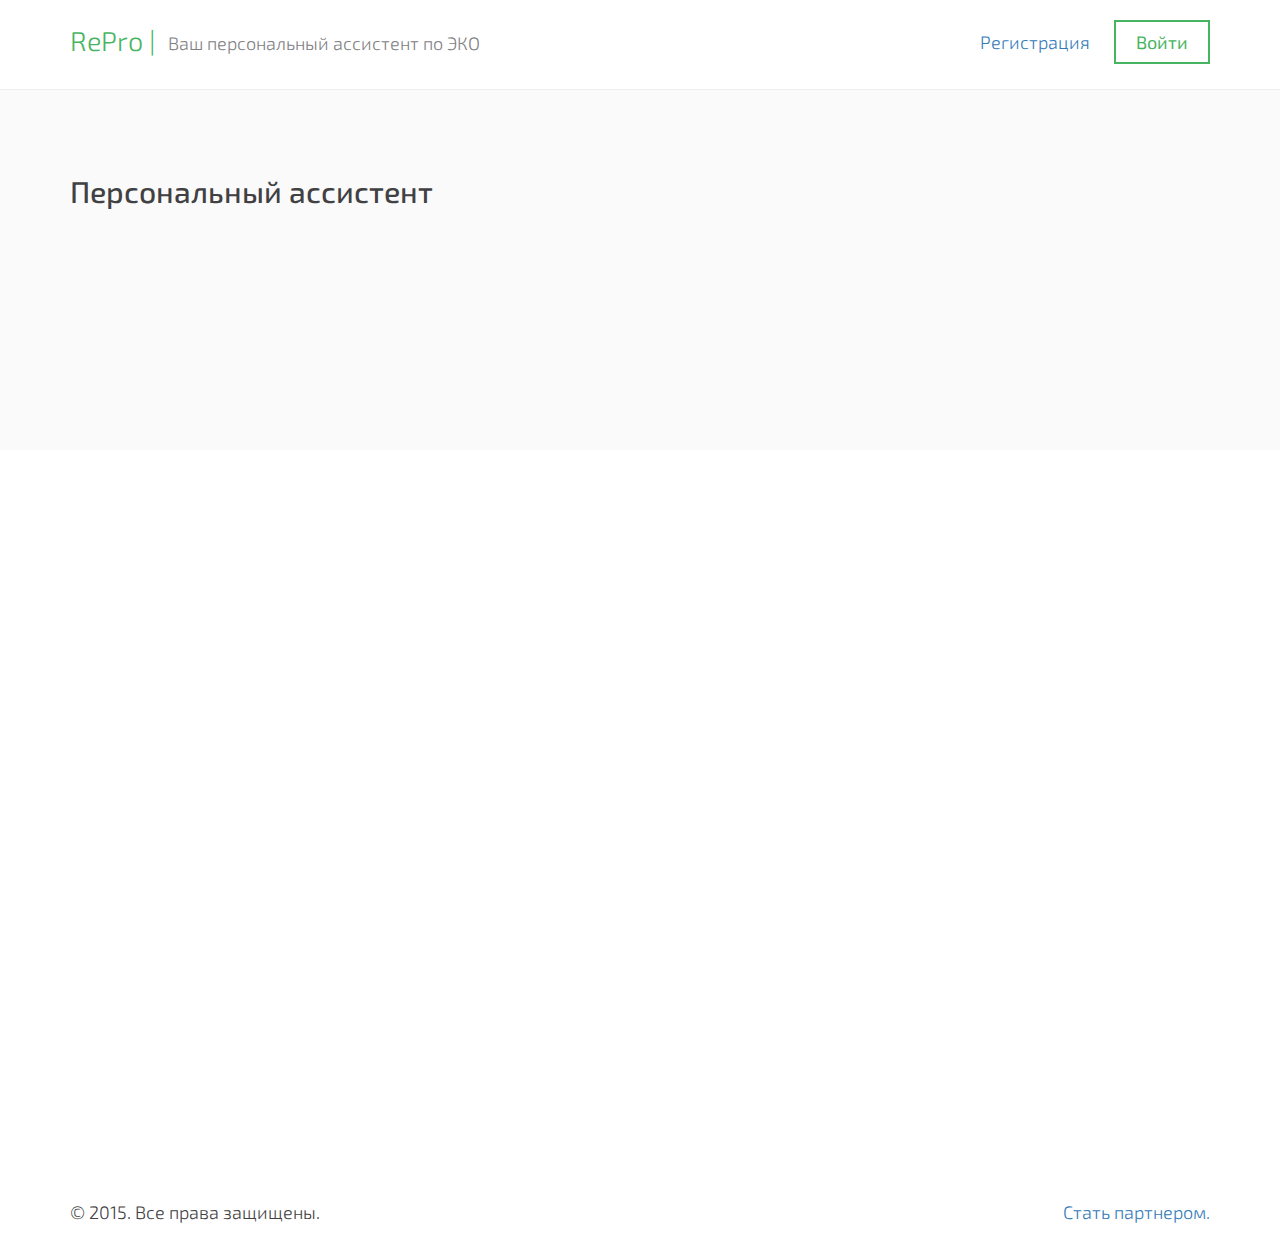
<file: assistants.html>
<!DOCTYPE html>
<html lang="en">
  <head>
    <meta charset="utf-8">
    <meta http-equiv="X-UA-Compatible" content="IE=edge">
    <meta name="viewport" content="width=device-width, initial-scale=1">
    <!-- The above 3 meta tags *must* come first in the head; any other head content must come *after* these tags -->
    <title>RePro</title>

    <!-- Bootstrap -->
    <link href="css/bootstrap.min.css" rel="stylesheet">

    <!-- Custom CSS -->
    <link href="css/main.css" rel="stylesheet">

    <!-- Font EXO 2 -->
    <link href='https://fonts.googleapis.com/css?family=Exo+2:400,100,100italic,200,200italic,300,300italic,400italic,500,500italic,600,600italic,700,700italic,800,800italic,900,900italic' rel='stylesheet' type='text/css'>

    <!-- HTML5 shim and Respond.js for IE8 support of HTML5 elements and media queries -->
    <!-- WARNING: Respond.js doesn't work if you view the page via file:// -->
    <!--[if lt IE 9]>
      <script src="https://oss.maxcdn.com/html5shiv/3.7.2/html5shiv.min.js"></script>
      <script src="https://oss.maxcdn.com/respond/1.4.2/respond.min.js"></script>
    <![endif]-->
  </head>
  <body>
    <div class="container-fluid">
      <div class="navigation row">
        <div class="container">
          <div class="brand-container">
            <a class="brand" href="./index.html">RePro |</a>
            <span>&nbsp Ваш персональный ассистент по ЭКО</span>
          </div>
          <div class="sign">
            <a class="signup" href="#">Регистрация</a>
            <a class="btn btn-default signin" href="#" role="button">Войти</a>
          </div>
        </div>
      </div>
      <div class="title row">
        <div class="container">
          <h2>Персональный ассистент</h2>
        </div>
      </div>
      <div class="faq row">
      </div>
      <div class="container">
        <div class="footer row">
          <div class="col-md-4">&copy 2015. Все права защищены.</div>
          <div class="col-md-4 text-center">
            <!-- <a href="#">Юридическая информация.</a> -->
          </div>
          <div class="col-md-4 text-right"><a href="#">Стать партнером.</a></div>
<!--           <ul class="list-unstyled list-inline">
            <li>&copy 2015. Все права защищены.</li>
            <li><a href="#">Юридическая информация.</a></li>
          </ul> -->
        </div>
      </div>
    </div>
    <!-- jQuery (necessary for Bootstrap's JavaScript plugins) -->
    <script src="https://ajax.googleapis.com/ajax/libs/jquery/1.11.3/jquery.min.js"></script>
    <!-- Include all compiled plugins (below), or include individual files as needed -->
    <script src="js/bootstrap.min.js"></script>
    <script type="text/javascript">
      $('.collapse').collapse()
    </script>
  </body>
</html>
</file>
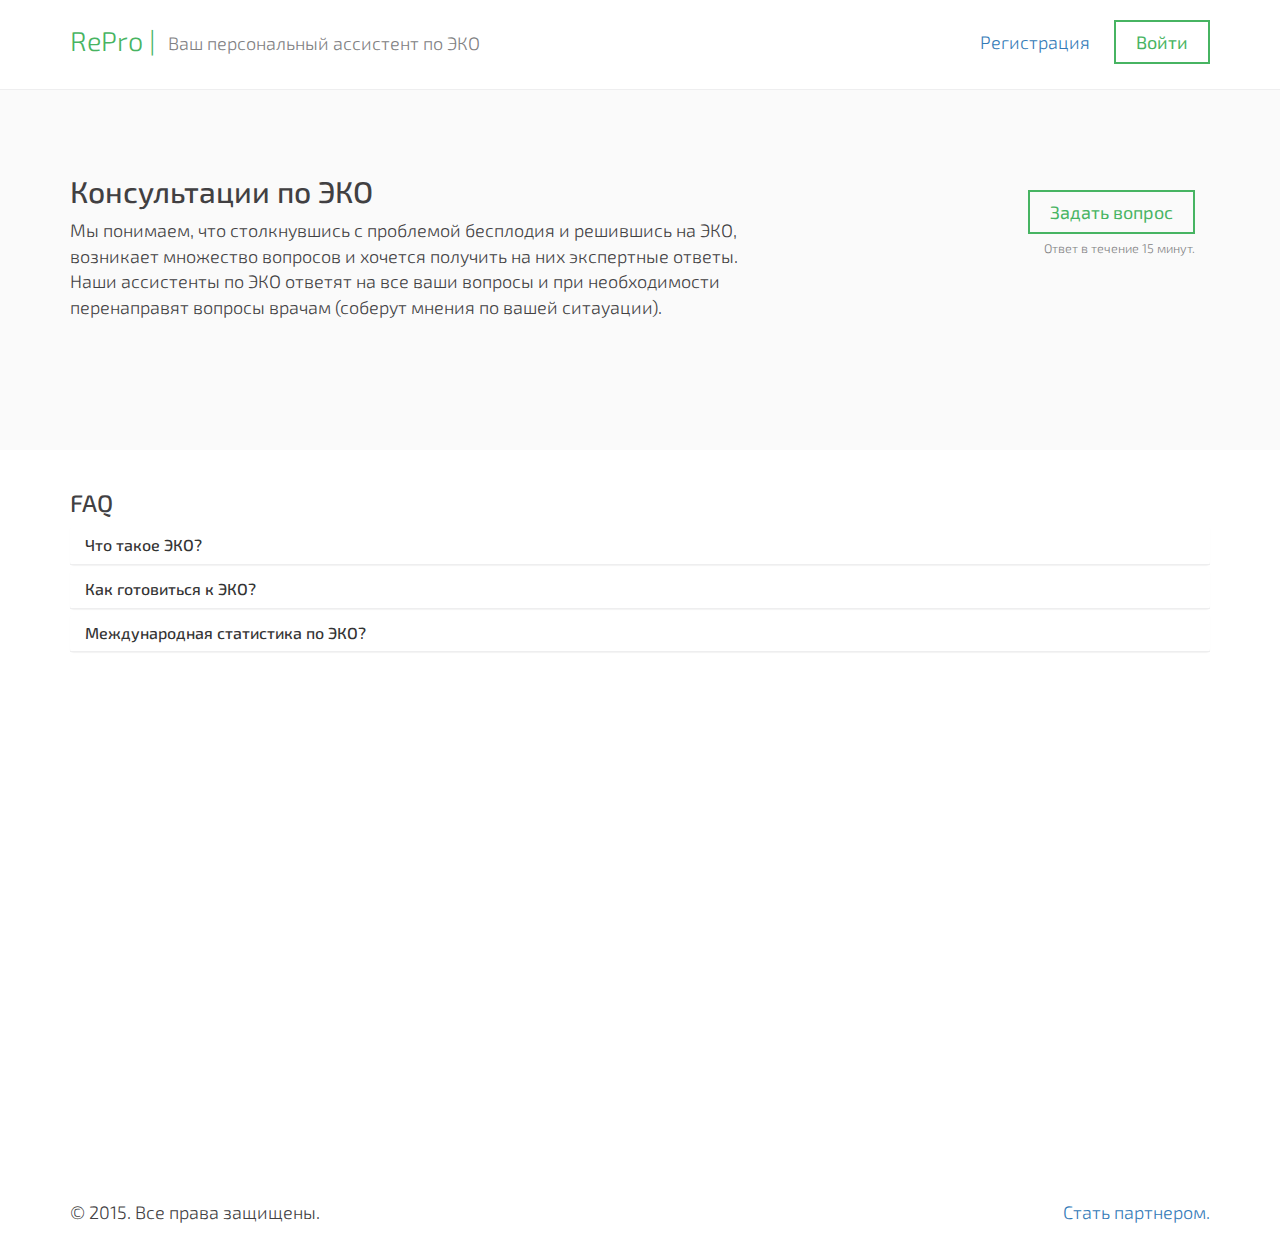
<file: consulting.html>
<!DOCTYPE html>
<html lang="en">
  <head>
    <meta charset="utf-8">
    <meta http-equiv="X-UA-Compatible" content="IE=edge">
    <meta name="viewport" content="width=device-width, initial-scale=1">
    <!-- The above 3 meta tags *must* come first in the head; any other head content must come *after* these tags -->
    <title>RePro</title>

    <!-- Bootstrap -->
    <link href="css/bootstrap.min.css" rel="stylesheet">

    <!-- Custom CSS -->
    <link href="css/main.css" rel="stylesheet">

    <!-- Font EXO 2 -->
    <link href='https://fonts.googleapis.com/css?family=Exo+2:400,100,100italic,200,200italic,300,300italic,400italic,500,500italic,600,600italic,700,700italic,800,800italic,900,900italic' rel='stylesheet' type='text/css'>

    <!-- HTML5 shim and Respond.js for IE8 support of HTML5 elements and media queries -->
    <!-- WARNING: Respond.js doesn't work if you view the page via file:// -->
    <!--[if lt IE 9]>
      <script src="https://oss.maxcdn.com/html5shiv/3.7.2/html5shiv.min.js"></script>
      <script src="https://oss.maxcdn.com/respond/1.4.2/respond.min.js"></script>
    <![endif]-->
  </head>
  <body>
    <div class="container-fluid">
      <div class="navigation row">
        <div class="container">
          <div class="brand-container">
            <a class="brand" href="./index.html">RePro |</a>
            <span>&nbsp Ваш персональный ассистент по ЭКО</span>
          </div>
          <div class="sign">
            <a class="signup" href="#">Регистрация</a>
            <a class="btn btn-default signin" href="#" role="button">Войти</a>
          </div>
        </div>
      </div>
      <div class="title row">
        <div class="container">
          <div class="col-md-8 description_consulting">
            <h2>Консультации по ЭКО</h2>
            <p>Мы понимаем, что столкнувшись с проблемой бесплодия и решившись на ЭКО, возникает множество вопросов и хочется получить на них экспертные ответы. <br>Наши ассистенты по ЭКО ответят на все ваши вопросы и при необходимости перенаправят вопросы врачам (соберут мнения по вашей ситауации).</p>
          </div>
          <div class="col-md-4 text-right calltoaction_consulting">
            <a class="btn btn-default signin consulting" href="#" role="button">Задать вопрос</a>
            <br>
            <span class="consultation_commitment">Ответ в течение 15 минут.</span>
          </div>
        </div>
      </div>
      <div class="faq row">
        <div class="container">
          <h3>FAQ</h3>
          <div class="panel-group" id="accordion" role="tablist" aria-multiselectable="true">
            <div class="panel panel-default">
              <div class="panel-heading" role="tab" id="heading1">
                <h4 class="panel-title">
                  <a role="button" data-toggle="collapse" data-parent="#accordion" href="#collapse1" aria-expanded="true" aria-controls="collapse1">
                    Что такое ЭКО?
                  </a>
                </h4>
              </div>
              <div id="collapse1" class="panel-collapse collapse in" role="tabpanel" aria-labelledby="heading1">
                <div class="panel-body">
                  Небольшая вводная статья об ЭКО.
                </div>
              </div>
            </div>
            <div class="panel panel-default">
              <div class="panel-heading" role="tab" id="heading2">
                <h4 class="panel-title">
                  <a role="button" data-toggle="collapse" data-parent="#accordion" href="#collapse2" aria-expanded="true" aria-controls="collapse2">
                    Как готовиться к ЭКО?
                  </a>
                </h4>
              </div>
              <div id="collapse2" class="panel-collapse collapse in" role="tabpanel" aria-labelledby="heading1">
                <div class="panel-body">
                  Небольшая статья с перечнем подготовительных процедур.
                </div>
              </div>
            </div>
            <div class="panel panel-default">
              <div class="panel-heading" role="tab" id="heading3">
                <h4 class="panel-title">
                  <a role="button" data-toggle="collapse" data-parent="#accordion" href="#collapse3" aria-expanded="true" aria-controls="collapse3">
                    Международная статистика по ЭКО?
                  </a>
                </h4>
              </div>
              <div id="collapse3" class="panel-collapse collapse in" role="tabpanel" aria-labelledby="headingOne">
                <div class="panel-body">
                  Небольшая статья о статистике по ЭКО.
                </div>
              </div>
            </div>
          </div>
        </div>
      </div>
      <div class="container">
        <div class="footer row">
          <div class="col-md-4">&copy 2015. Все права защищены.</div>
          <div class="col-md-4 text-center">
            <!-- <a href="#">Юридическая информация.</a> -->
          </div>
          <div class="col-md-4 text-right"><a href="#">Стать партнером.</a></div>
<!--           <ul class="list-unstyled list-inline">
            <li>&copy 2015. Все права защищены.</li>
            <li><a href="#">Юридическая информация.</a></li>
          </ul> -->
        </div>
      </div>
    </div>
    <!-- jQuery (necessary for Bootstrap's JavaScript plugins) -->
    <script src="https://ajax.googleapis.com/ajax/libs/jquery/1.11.3/jquery.min.js"></script>
    <!-- Include all compiled plugins (below), or include individual files as needed -->
    <script src="js/bootstrap.min.js"></script>
    <script type="text/javascript">
      $('.collapse').collapse()
    </script>
  </body>
</html>
</file>
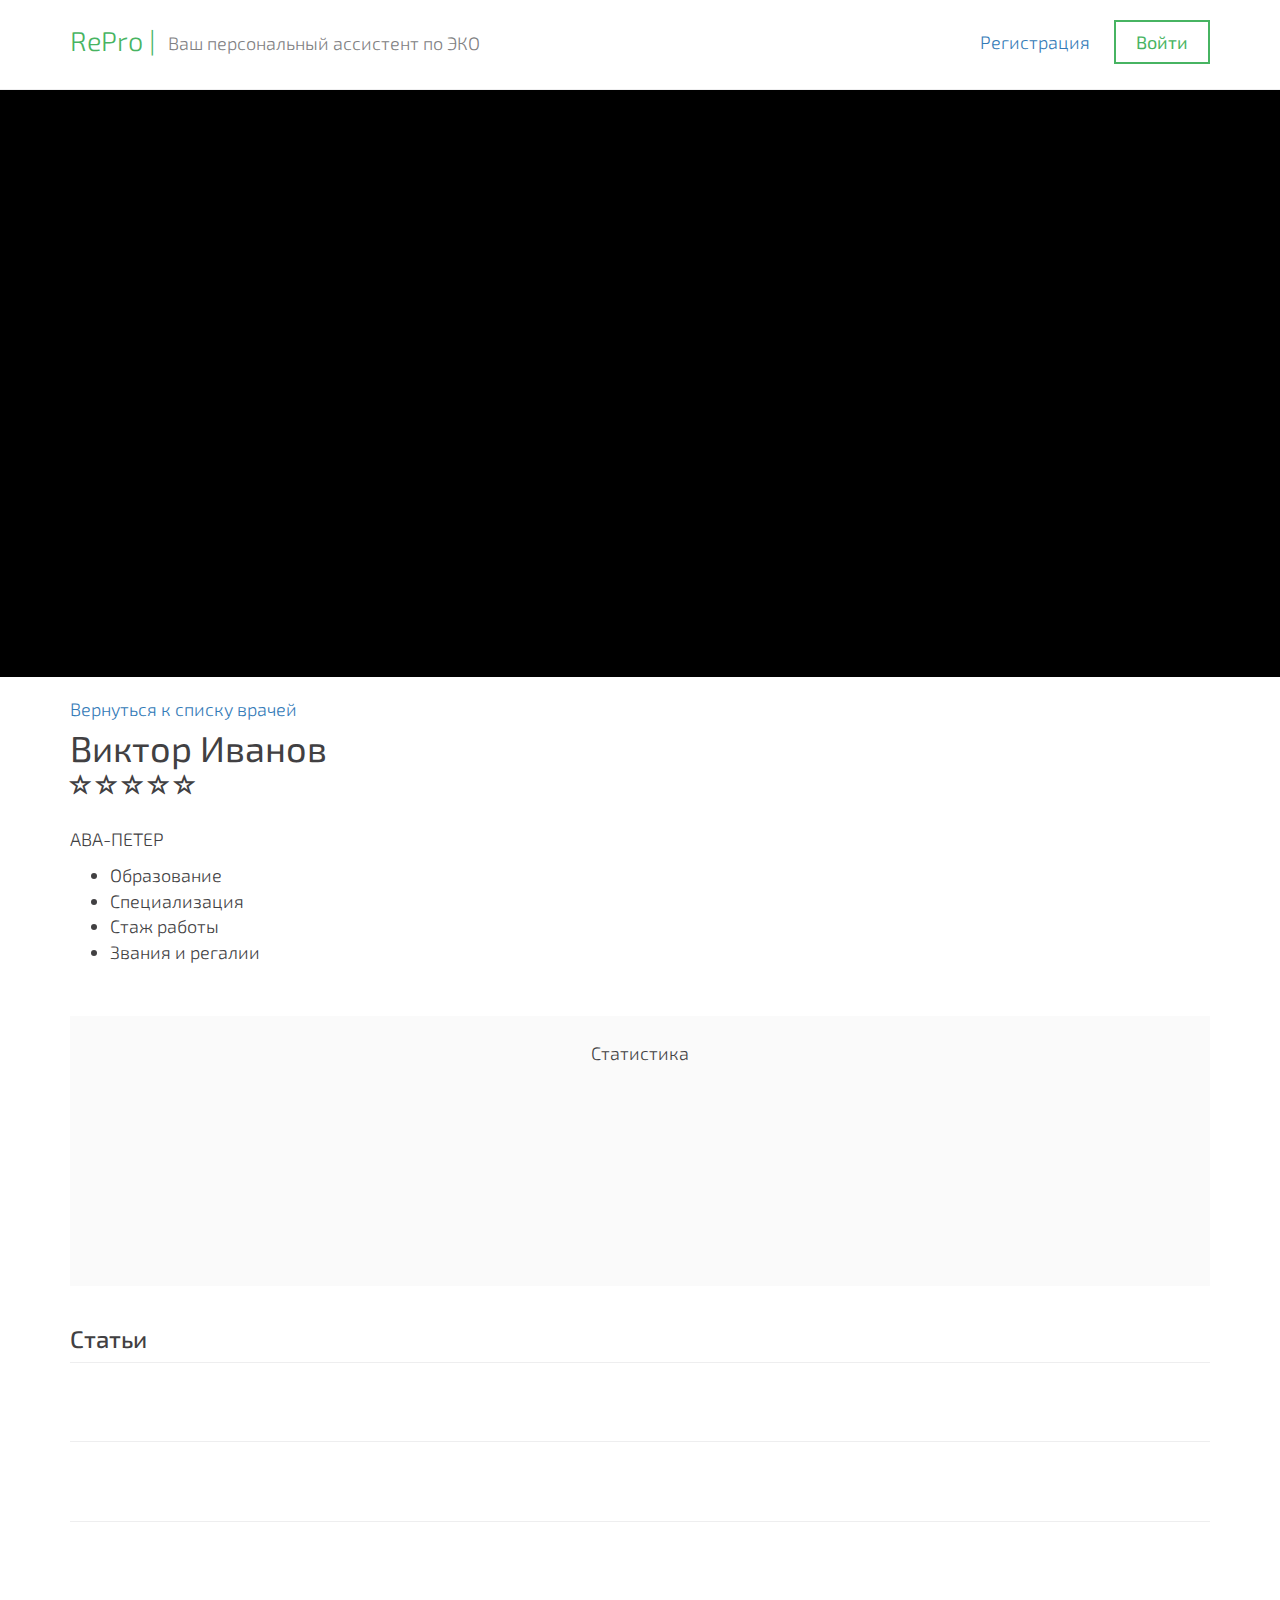
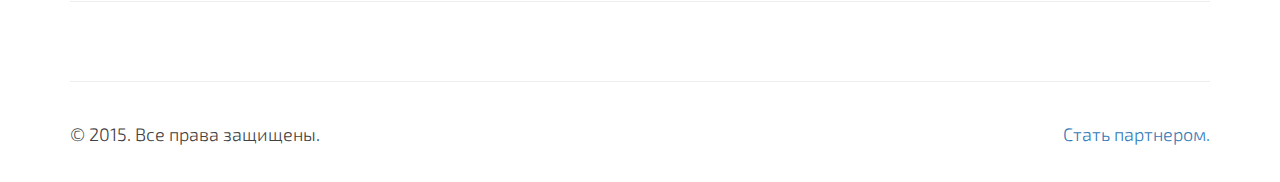
<file: doctor.html>
<!DOCTYPE html>
<html lang="en">
  <head>
    <meta charset="utf-8">
    <meta http-equiv="X-UA-Compatible" content="IE=edge">
    <meta name="viewport" content="width=device-width, initial-scale=1">
    <!-- The above 3 meta tags *must* come first in the head; any other head content must come *after* these tags -->
    <title>RePro</title>

    <!-- Bootstrap -->
    <link href="css/bootstrap.min.css" rel="stylesheet">

    <!-- Custom CSS -->
    <link href="css/main.css" rel="stylesheet">

    <!-- Font EXO 2 -->
    <link href='https://fonts.googleapis.com/css?family=Exo+2:400,100,100italic,200,200italic,300,300italic,400italic,500,500italic,600,600italic,700,700italic,800,800italic,900,900italic' rel='stylesheet' type='text/css'>

    <!-- HTML5 shim and Respond.js for IE8 support of HTML5 elements and media queries -->
    <!-- WARNING: Respond.js doesn't work if you view the page via file:// -->
    <!--[if lt IE 9]>
      <script src="https://oss.maxcdn.com/html5shiv/3.7.2/html5shiv.min.js"></script>
      <script src="https://oss.maxcdn.com/respond/1.4.2/respond.min.js"></script>
    <![endif]-->
  </head>
  <body>
    <div class="container-fluid">
      <div class="navigation row">
        <div class="container">
          <div class="brand-container">
            <a class="brand" href="./index.html">RePro |</a>
            <span>&nbsp Ваш персональный ассистент по ЭКО</span>
          </div>
          <div class="sign">
            <a class="signup" href="#">Регистрация</a>
            <a class="btn btn-default signin" href="#" role="button">Войти</a>
          </div>
        </div>
      </div>
      <!-- <div class="profile_title row">
        <div class="container">
          <div class="row">
            <div class="col-md-4 sort_by">
              <a class="btn btn-default back_btn" href="./doctors.html" role="button">
                <span class="glyphicon glyphicon-menu-left" aria-hidden="true"></span>
              </a>
              <span class="profile_name"> Виктор Иванов </span>
            </div>
          </div>
        </div>
      </div> -->
      <div class="doctor_video row">
        <div class="container">
          <iframe src="https://player.vimeo.com/video/138511320" width="100%" height="500px" frameborder="0" webkitallowfullscreen mozallowfullscreen allowfullscreen></iframe>
        </div>
      </div>
      <div class="profile_desc row">
        <div class="container">
          <div class="doctor_info">
            <a class="" href="./doctors.html" role="button"> Вернуться к списку врачей
              <!-- <span class="glyphicon glyphicon-menu-left" aria-hidden="true"></span> -->
            </a>
            <br>
            <span class="profile_name"> Виктор Иванов </span>
            <br>
            <span class="glyphicon glyphicon glyphicon-star-empty" aria-hidden="true"></span>
            <span class="glyphicon glyphicon glyphicon-star-empty" aria-hidden="true"></span>
            <span class="glyphicon glyphicon glyphicon-star-empty" aria-hidden="true"></span>
            <span class="glyphicon glyphicon glyphicon-star-empty" aria-hidden="true"></span>
            <span class="glyphicon glyphicon glyphicon-star-empty" aria-hidden="true"></span>
            <br>
            <br>
            <p>АВА-ПЕТЕР</p>
            <ul>
              <li>Образование</li>
              <li>Специализация</li>
              <li>Стаж работы</li>
              <li>Звания и регалии</li>
            </ul>
          </div>
          <div class="doctor_statistic text-center">
            <br>
            <span>Статистика</span>
          </div>
          <div class="doctor_articles">
            <h3>Статьи</h3>
            <ul class="list_articles list-unstyled">
              <li></li>
              <li></li>
              <li></li>
              <li></li>
            </ul>
          </div>
        </div>
      </div>
      <div class="container">
        <div class="footer row">
          <div class="col-md-4">&copy 2015. Все права защищены.</div>
          <div class="col-md-4 text-center">
            <!-- <a href="#">Юридическая информация.</a> -->
          </div>
          <div class="col-md-4 text-right"><a href="#">Стать партнером.</a></div>
<!--           <ul class="list-unstyled list-inline">
            <li>&copy 2015. Все права защищены.</li>
            <li><a href="#">Юридическая информация.</a></li>
          </ul> -->
        </div>
      </div>
    </div>
    <!-- jQuery (necessary for Bootstrap's JavaScript plugins) -->
    <script src="https://ajax.googleapis.com/ajax/libs/jquery/1.11.3/jquery.min.js"></script>
    <!-- Include all compiled plugins (below), or include individual files as needed -->
    <script src="js/bootstrap.min.js"></script>
    <script type="text/javascript">
      $('.collapse').collapse()
    </script>
  </body>
</html>
</file>
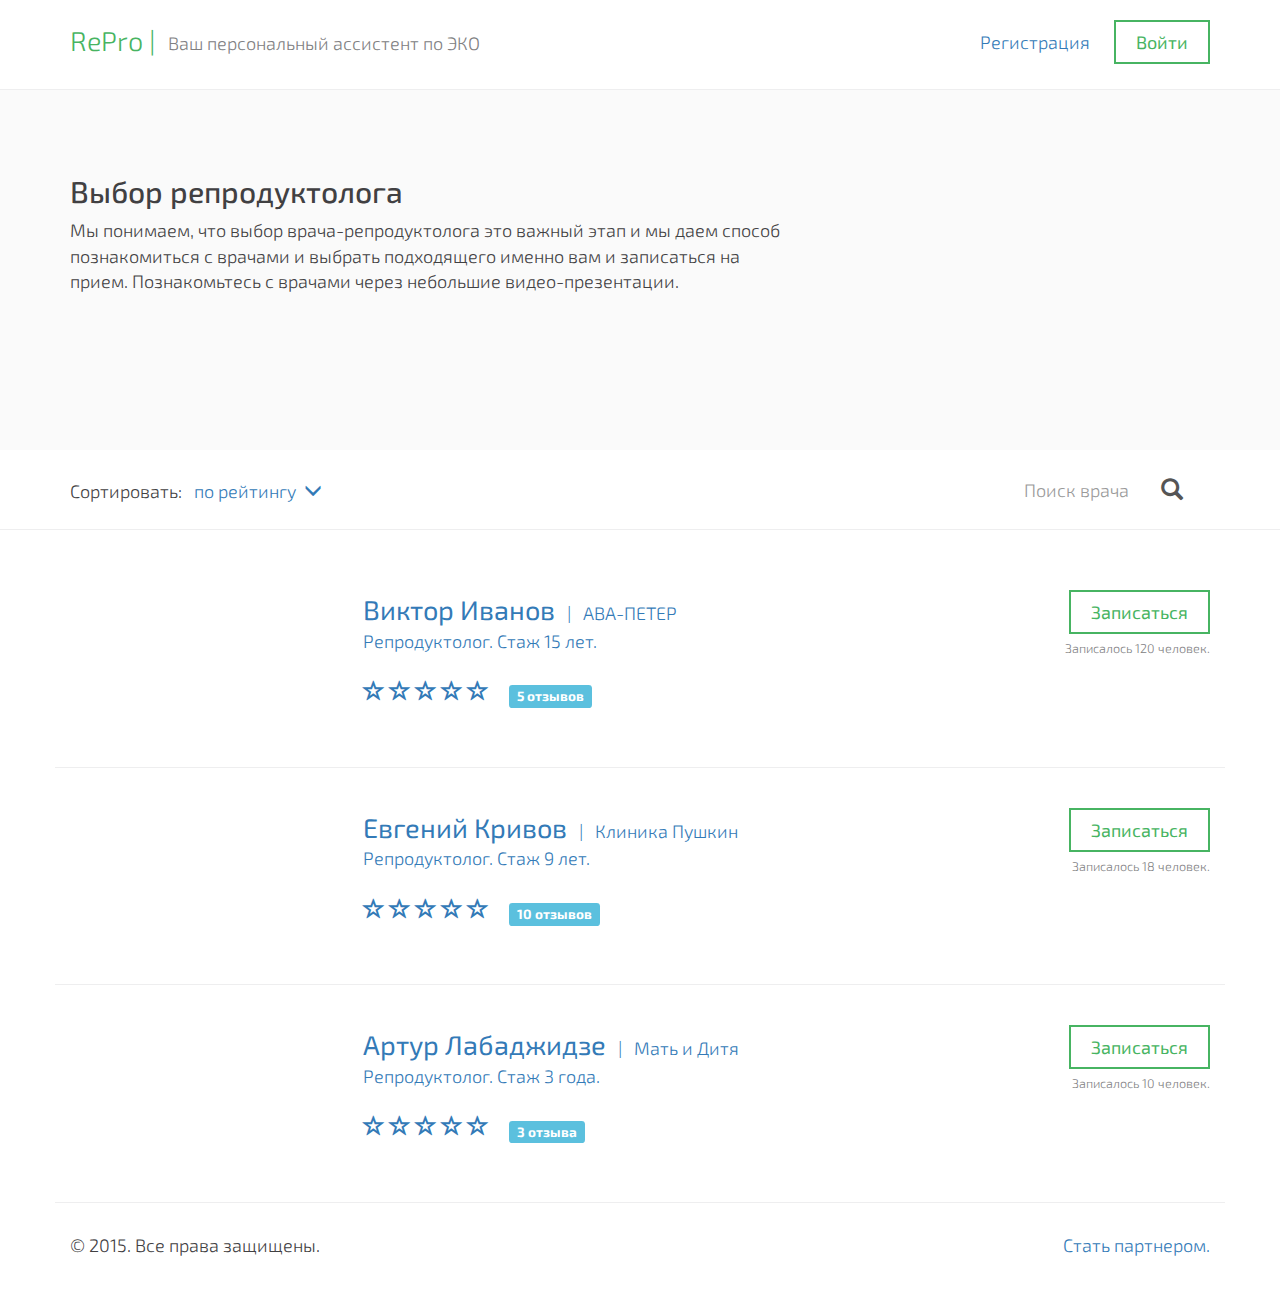
<file: doctors.html>
<!DOCTYPE html>
<html lang="en">
  <head>
    <meta charset="utf-8">
    <meta http-equiv="X-UA-Compatible" content="IE=edge">
    <meta name="viewport" content="width=device-width, initial-scale=1">
    <!-- The above 3 meta tags *must* come first in the head; any other head content must come *after* these tags -->
    <title>RePro</title>

    <!-- Bootstrap -->
    <link href="css/bootstrap.min.css" rel="stylesheet">

    <!-- Custom CSS -->
    <link href="css/main.css" rel="stylesheet">

    <!-- Font EXO 2 -->
    <link href='https://fonts.googleapis.com/css?family=Exo+2:400,100,100italic,200,200italic,300,300italic,400italic,500,500italic,600,600italic,700,700italic,800,800italic,900,900italic' rel='stylesheet' type='text/css'>

    <!-- HTML5 shim and Respond.js for IE8 support of HTML5 elements and media queries -->
    <!-- WARNING: Respond.js doesn't work if you view the page via file:// -->
    <!--[if lt IE 9]>
      <script src="https://oss.maxcdn.com/html5shiv/3.7.2/html5shiv.min.js"></script>
      <script src="https://oss.maxcdn.com/respond/1.4.2/respond.min.js"></script>
    <![endif]-->
  </head>
  <body>
    <div class="container-fluid">
      <div class="navigation row">
        <div class="container">
          <div class="brand-container">
            <a class="brand" href="./index.html">RePro |</a>
            <span>&nbsp Ваш персональный ассистент по ЭКО</span>
          </div>
          <div class="sign">
            <a class="signup" href="#">Регистрация</a>
            <a class="btn btn-default signin" href="#" role="button">Войти</a>
          </div>
        </div>
      </div>
      <div class="title row">
        <div class="container">
          <div class="col-md-8 description_consulting">
            <h2>Выбор репродуктолога</h2>
            <p>Мы понимаем, что выбор врача-репродуктолога это важный этап и мы даем способ познакомиться с врачами и выбрать подходящего именно вам и записаться на прием. Познакомьтесь с врачами через небольшие видео-презентации.</p>
          </div>
          <div class="col-md-4 text-center calltoaction_consulting">
            <!-- <a class="btn btn-default signin consulting" href="#" role="button">Задать вопрос</a>
            <br>
            <span class="consultation_commitment">Ответ в течение 15 минут.</span> -->
          </div>
        </div>
      </div>
      <div class="filter row">
        <div class="container">
          <div class="row">
            <div class="col-md-4 sort_by">
              <span class="doctor_sort">Сортировать:&nbsp&nbsp</span>
              <a href="#">по рейтингу &nbsp<span class="glyphicon glyphicon-menu-down" aria-hidden="true"></span></a>
            </div>
            <div class="col-md-8 search_by_doctors">
              <form class="form-inline">
                <div class="form-group">
                  <div class="input-group">
                    <input type="text" class="form-control input-lg" placeholder="Поиск врача " id="search_control">
                    <div class="input-group-addon" id="search_icon">
                      <span class="glyphicon glyphicon-search" aria-hidden="true"></span>
                    </div>
                  </div>
                </div>
              </form>
            </div>
          </div>
        </div>
      </div>
      <div class="doctors_list row">
        <div class="container">
          <a href="./doctor.html">
            <div class="doctor_profile row">
              <div class="col-md-3">
                <iframe src="https://player.vimeo.com/video/138511320" width="230" height="130" frameborder="0" webkitallowfullscreen mozallowfullscreen allowfullscreen></iframe>
              </div>
              <div class="col-md-6">
                <span class="doctor_name">Виктор Иванов</span>
                <span> &nbsp&nbsp|&nbsp&nbsp </span>
                <span class="clinic">АВА-ПЕТЕР</span><br>
                <span>Репродуктолог. Стаж 15 лет.</span><br>
                <br>
                <span class="glyphicon glyphicon glyphicon-star-empty" aria-hidden="true"></span>
                <span class="glyphicon glyphicon glyphicon-star-empty" aria-hidden="true"></span>
                <span class="glyphicon glyphicon glyphicon-star-empty" aria-hidden="true"></span>
                <span class="glyphicon glyphicon glyphicon-star-empty" aria-hidden="true"></span>
                <span class="glyphicon glyphicon glyphicon-star-empty" aria-hidden="true"></span>
                <span> &nbsp&nbsp&nbsp </span>
                <span class="label label-info">5 отзывов</span>
              </div>
              <div class="col-md-3 text-right">
                <a class="btn btn-default signin consulting" href="#" role="button">Записаться</a>
                <br>
                <span class="consultation_commitment">Записалось 120 человек.</span>
              </div>
            </div>
          </a>
          <a href="./doctor.html">
            <div class="doctor_profile row">
              <div class="col-md-3">
                <iframe src="https://player.vimeo.com/video/146359105" width="230" height="130" frameborder="0" webkitallowfullscreen mozallowfullscreen allowfullscreen></iframe>
              </div>
              <div class="col-md-6">
                <span class="doctor_name">Евгений Кривов</span>
                <span> &nbsp&nbsp|&nbsp&nbsp </span>
                <span class="clinic">Клиника Пушкин</span><br>
                <span>Репродуктолог. Стаж 9 лет.</span><br>
                <br>
                <span class="glyphicon glyphicon glyphicon-star-empty" aria-hidden="true"></span>
                <span class="glyphicon glyphicon glyphicon-star-empty" aria-hidden="true"></span>
                <span class="glyphicon glyphicon glyphicon-star-empty" aria-hidden="true"></span>
                <span class="glyphicon glyphicon glyphicon-star-empty" aria-hidden="true"></span>
                <span class="glyphicon glyphicon glyphicon-star-empty" aria-hidden="true"></span>
                <span> &nbsp&nbsp&nbsp </span>
                <span class="label label-info">10 отзывов</span>
              </div>
              <div class="col-md-3 text-right">
                <a class="btn btn-default signin consulting" href="#" role="button">Записаться</a>
                <br>
                <span class="consultation_commitment">Записалось 18 человек.</span>
              </div>
            </div>
          </a>
          <a href="./doctor.html">
            <div class="doctor_profile row">
              <div class="col-md-3">
                <iframe src="https://player.vimeo.com/video/138511320" width="230" height="130" frameborder="0" webkitallowfullscreen mozallowfullscreen allowfullscreen></iframe>
              </div>
              <div class="col-md-6">
                <span class="doctor_name">Артур Лабаджидзе</span>
                <span> &nbsp&nbsp|&nbsp&nbsp </span>
                <span class="clinic">Мать и Дитя</span><br>
                <span>Репродуктолог. Стаж 3 года.</span><br>
                <br>
                <span class="glyphicon glyphicon glyphicon-star-empty" aria-hidden="true"></span>
                <span class="glyphicon glyphicon glyphicon-star-empty" aria-hidden="true"></span>
                <span class="glyphicon glyphicon glyphicon-star-empty" aria-hidden="true"></span>
                <span class="glyphicon glyphicon glyphicon-star-empty" aria-hidden="true"></span>
                <span class="glyphicon glyphicon glyphicon-star-empty" aria-hidden="true"></span>
                <span> &nbsp&nbsp&nbsp </span>
                <span class="label label-info">3 отзыва</span>
              </div>
              <div class="col-md-3 text-right">
                <a class="btn btn-default signin consulting" href="#" role="button">Записаться</a>
                <br>
                <span class="consultation_commitment">Записалось 10 человек.</span>
              </div>
            </div>
          </a>
<!--           <div class="doctor_profile row"></div>
          <div class="doctor_profile row"></div> -->
        </div>
      </div>
      <div class="container">
        <div class="footer row">
          <div class="col-md-4">&copy 2015. Все права защищены.</div>
          <div class="col-md-4 text-center">
            <!-- <a href="#">Юридическая информация.</a> -->
          </div>
          <div class="col-md-4 text-right"><a href="#">Стать партнером.</a></div>
<!--           <ul class="list-unstyled list-inline">
            <li>&copy 2015. Все права защищены.</li>
            <li><a href="#">Юридическая информация.</a></li>
          </ul> -->
        </div>
      </div>
    </div>
    <!-- jQuery (necessary for Bootstrap's JavaScript plugins) -->
    <script src="https://ajax.googleapis.com/ajax/libs/jquery/1.11.3/jquery.min.js"></script>
    <!-- Include all compiled plugins (below), or include individual files as needed -->
    <script src="js/bootstrap.min.js"></script>
    <script type="text/javascript">
      $('.collapse').collapse()
    </script>
  </body>
</html>
</file>
<file: css/main.css>
body{
	font-family: 'Exo 2', sans-serif;
	font-size: 18px;
	font-weight: 300;
	color: #414042;
}

.navigation{
	height: 10vh;
	border-bottom: 1px solid #eeeeef;
	padding: 20px 40px;
}

.navigation .brand-container{
	display: inline-block;
	line-height: 40px;
	vertical-align: middle;
}

a.brand{
	display: inline-block;
	margin-top: -6px;
	font-size: 27px;
	text-decoration: none;
	cursor: pointer;
	color: #47b462;
	line-height: 40px;
	vertical-align: middle;
}

.navigation span{
	vertical-align: super;
	font-size: 18px;
	color: #808082;
	font-weight: 300;
	line-height: 40px;
	vertical-align: middle;
}

.sign{
	float: right;
}

a.signup{
	margin-right: 20px;
	line-height: 40px;
	vertical-align: middle;
}

a.signin{
	/*float: right;*/
	font-size: 18px;
	border-radius: 0px;
	padding-left: 20px;
	padding-right: 20px;
	border: 2px solid #47b462;
	color: #47b462;
	line-height: 40px;
	padding-top: 0px;
	padding-bottom: 0px;
	vertical-align: middle;
	text-decoration: none;
	background-color: transparent;
}

a.signin:hover{
	background-color: #47b462;
	color: white;
	border: 2px solid #47b462;
	text-decoration: none;
}

a.signin:focus{
	color: #47b462;
	border: 2px solid #47b462;
	background-color: transparent !important;
	text-decoration: none;
}
a.signin:active{
	color: #47b462;
	border: 2px solid #47b462;
	background-color: transparent;
	text-decoration: none;
}

/* Landing Page */

.offers{
	position: relative;
	height: 80vh;
}

.background{
	position: absolute;
	top: 0;
	left: 0;
	bottom: 0;
	right: 0;
	/*background-color: #ddd;*/
	background-image: url("../img/background_.jpg");
	background-size: 100%;
	background-repeat: no-repeat;
	background-position: center;
}

a.item{
	text-decoration: none;
	color: white;
}

a.item img.imagehover{
	display: none;
}

a.item:hover .offer-item{
	transition-property: background-color;
	transition-duration: 0.35s;
	transition-timing-function: initial;
	transition-delay: initial;
	background-color: rgba(71, 180, 98, 0.7);
}

a.item:hover img.imagehover{
	display: inline-block;
}

a.item:hover img.image{
	display: none;
}

.offer-item{
	height: 80vh;
	border-right: 1px dashed white;
	padding-top: 210px;
}

.offer-item h3{
	font-weight: 600;
	text-shadow: 2px 2px 20px rgba(0,0,0,1.2);
}

.offer-item span{
	font-size: 16px;
	font-weight: 300;
	text-shadow: 2px 2px 20px rgba(0,0,0,1.2);
}

/* Consulting Page */

.title{
	height: 40vh;
	background-color: #fafafa;
	padding: 65px 0px;
}

.description_consulting{
	margin-left: -15px;
}

.calltoaction_consulting{
	padding-top: 35px;
	padding-right: 0px;
}

span.consultation_commitment{
	font-size: 0.7em;
	color: #808082;
}

.faq{
	height: 80vh;
	padding: 20px 0px;
}

.faq .panel{
	border: none;
}

.faq .panel-default .panel-heading{
	background-color: transparent !important;
	border-bottom: 1px solid #eeeeef;
	box-shadow: none;
}

/* Doctors */
.filter{
	height: 80px;
	padding-top: 17px;
	border-bottom: 1px solid #eeeeef;
}

.doctors_list{
	padding-top: 20px;
}

.sort_by{
	padding-top: 12px;
}

.search_by_doctors{
	margin-left: -15px;
}

#search_control{
	border: none;
	box-shadow: none;
	text-align: right;
}

#search_icon{
	background-color: transparent;
	border: none;
	font-size: 1.2em;
}

.form-group{
	float: right;
}

span.doctor_sort{
	/*font-size: 0.8em;*/
	padding-top: 10px;
}

.doctor_profile{
	/*height: 25vh;*/
	border-bottom: 1px solid #eeeeef;;
	margin-left: -15px;
	padding: 40px 0px;
}

.doctor_profile:hover{
	background-color: #fafafa;
}

.doctor_profile:hover span.doctor_name{
	color: #ff632f;
	cursor: pointer;
}

span.doctor_name{
	font-size: 1.5em;
	font-weight: 400;
}

span.glyphicon-star-empty{
	font-size: 1.2em;
}

/* Doctor Profile */

.profile_title{
	height: 80px;
	padding: 10px;
	border-bottom: 1px solid #eeeeef;
}

span.profile_name{
	font-size: 2em;
	font-weight: 400;
	vertical-align: middle;
}

.doctor_video{
	padding-top: 40px;
	padding-bottom: 40px;
	background-color: black;
}

.back_btn{
	background-color: #fafafa;
	border: 1px solid #eeeeef;
}

.profile_desc{
}

.doctor_info{
	padding-top: 20px;
	padding-bottom: 40px;
}

.doctor_details{
	background-color: #fafafa;
}

.doctor_statistic{
	height: 30vh;
	background-color: #fafafa;
}

.doctor_articles{
	padding-top: 20px;
}

ul.list_articles li:first-child{
	height: 80px;
	border-top: 1px solid #eeeeef;
	border-bottom: 1px solid #eeeeef;
}

ul.list_articles li{
	height: 80px;
	border-bottom: 1px solid #eeeeef;
}

/* Footer */

.footer{
	height: 10vh;
	/*margin-top: 60px;*/
	padding: 30px 0px;
}
</file>
